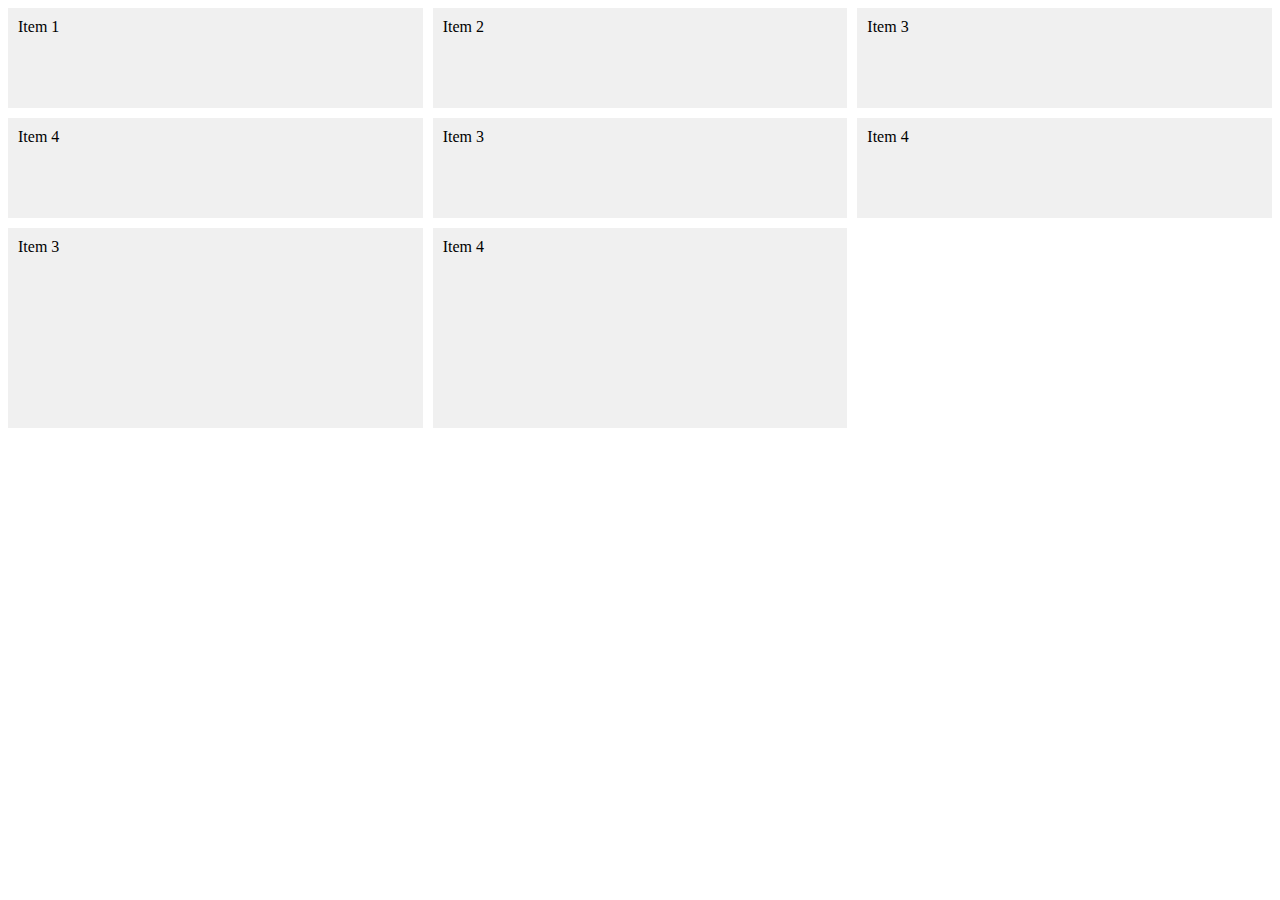
<file: template9/index.html>
<!DOCTYPE html>
<html lang="en">
<head>
    <meta charset="UTF-8">
    <meta name="viewport" content="width=device-width, initial-scale=1.0">
    <title>Document</title>
    <link rel="stylesheet" href="style.css">
</head>
<body>

    <div class="grid-container">
        <div class="grid-item">Item 1</div>
        <div class="grid-item">Item 2</div>
        <div class="grid-item">Item 3</div>
        <div class="grid-item">Item 4</div>
        <div class="grid-item">Item 3</div>
        <div class="grid-item">Item 4</div>
        <div class="grid-item">Item 3</div>
        <div class="grid-item">Item 4</div>
      </div>
</body>
</html>
</file>
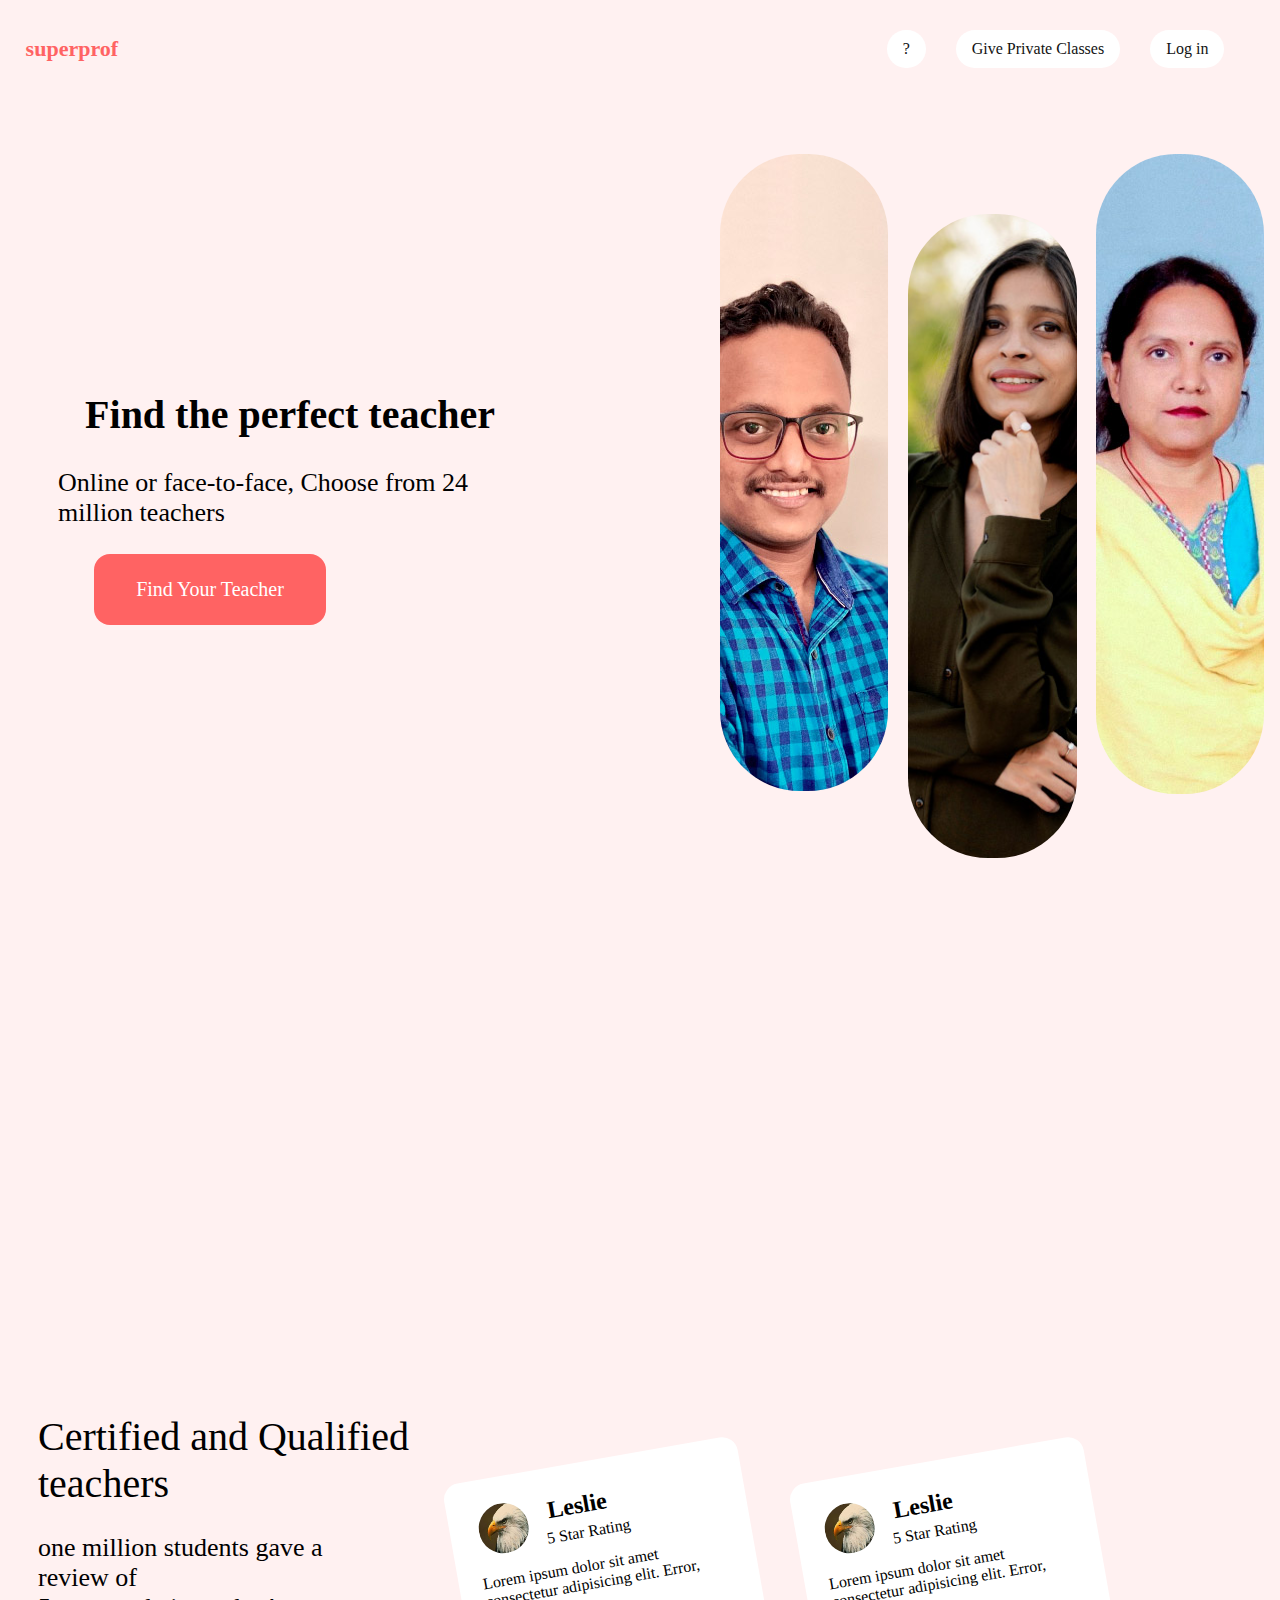
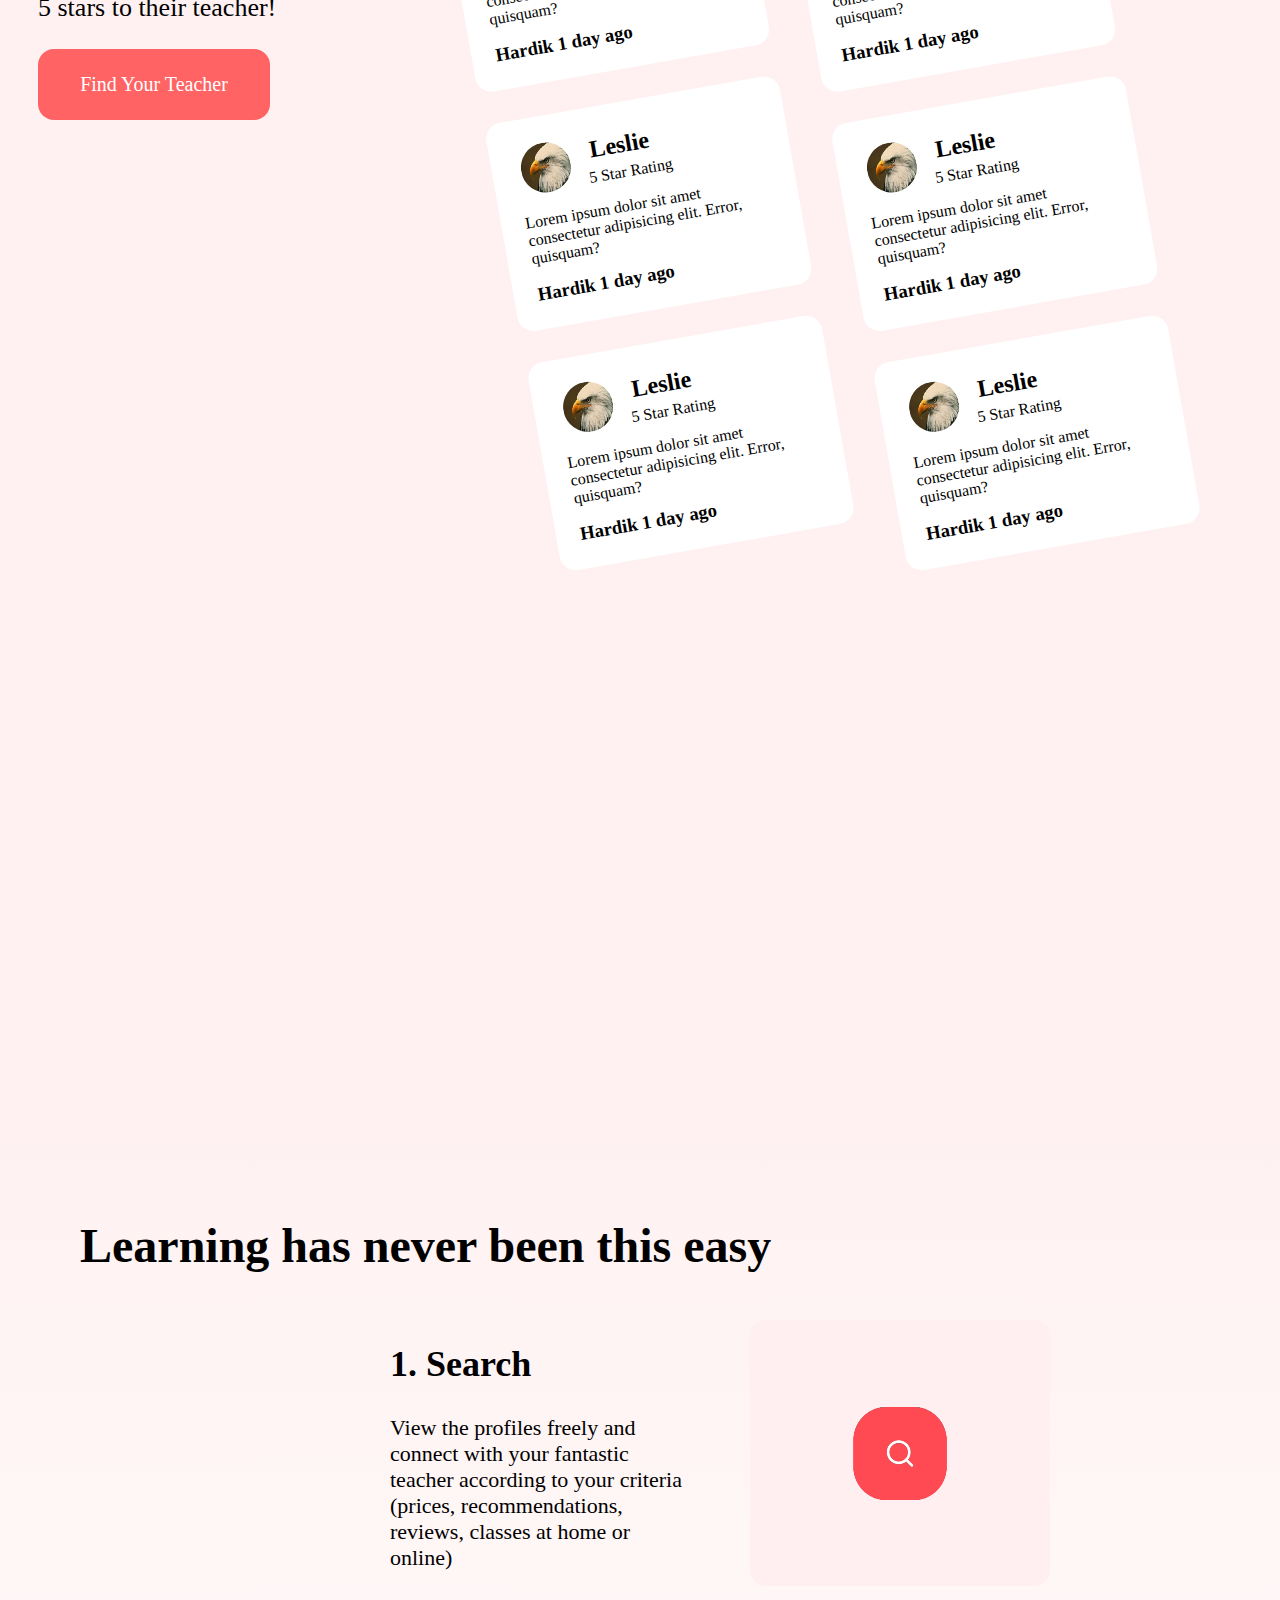
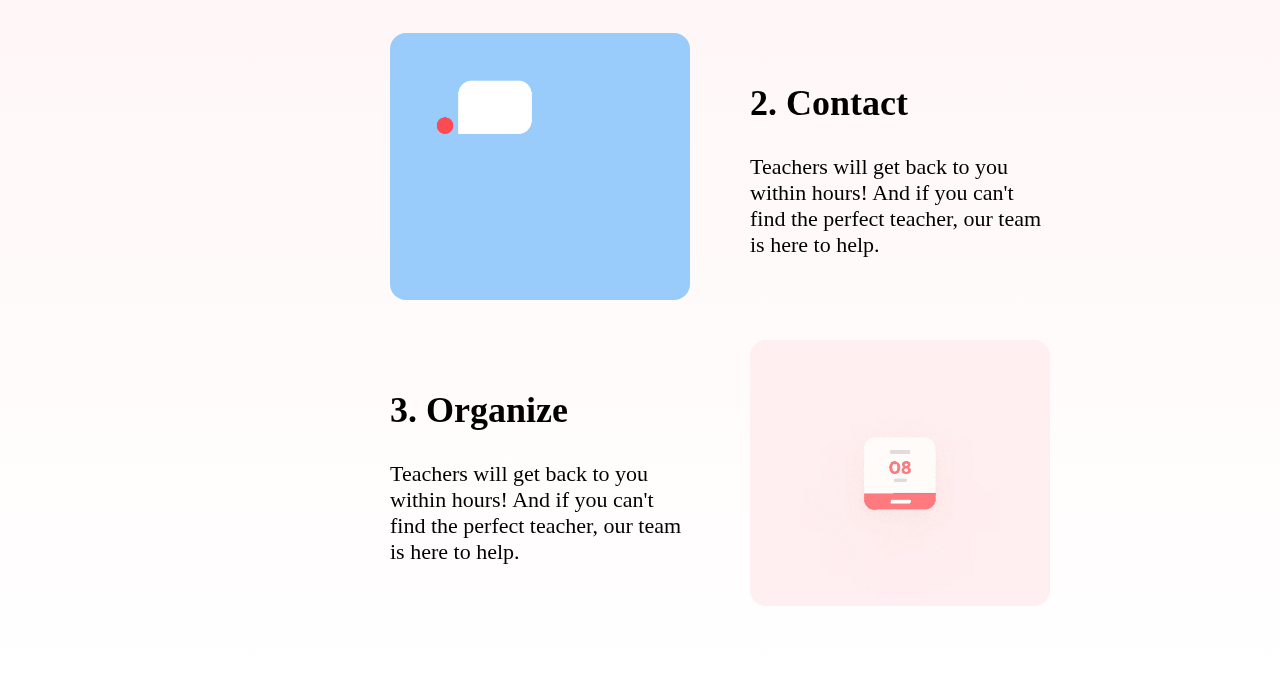
<file: template9/ashil.html>
<!DOCTYPE html>
<html lang="en">
<head>
    <meta charset="UTF-8">
    <meta name="viewport" content="width=device-width, initial-scale=1.0">
    <title>Document</title>
    <link rel="stylesheet" href="superprofclone.css">
</head>
<body>
    <nav>
        <h1>superprof</h1>
        <div>
            <a href="">?</a>
            <a href="">Give Private Classes</a>
            <a href="">Log in</a>
        </div>
    </nav>

   

    <div class="hero">

        <div class="leftsection1">
            <h3 class="h3">Find the 
                perfect teacher</h3>
                <p class="p1"> Online or face-to-face,
                    Choose from 24 million teachers</p>
                    <div class="button">
                        <p>Find Your Teacher</p>
                    </div>
        </div>
        <div class="rightsection1">
            <img src="./prof-maths.jpg" alt="">
            
            <div class="down-img">
                <img src="./prof-yoga.jpg" alt="">
            </div>
            
            
            <img src="./prof-hindi.jpg" alt="">
        </div>

    </div>
    <div class="main">
        <div class="leftsection">
            <h3b class="h3">Certified and Qualified<br>
                teachers</h3>
                <p class="p1"><span> one million students</span> gave a review of<br>
                    <span>5 stars</span> to their teacher!</p>
                    <div class="button">
                        <p>Find Your Teacher</p>
                    </div>
        </div>
        <div class="rightsection">
            <div class="commentsection">
                    <div class="box" id="box1">
                    
                        <div class="heading">
                        <img src="eagle.jpg" alt="">
                        <div>
                            <h2>Leslie</h2>
                            <span>5 Star Rating</span>
            
                        </div>
                        </div>
                        <p>Lorem ipsum dolor sit amet consectetur adipisicing elit. Error, quisquam?</p>
                        <h3>Hardik 1 day ago</h3>
                                    
                    </div>
                  
                        <div class="box " id="box1">
                        
                            <div class="heading">
                            <img src="eagle.jpg" alt="">
                            <div>
                                <h2>Leslie</h2>
                                <span>5 Star Rating</span>
                
                            </div>
                            </div>
                            <p>Lorem ipsum dolor sit amet consectetur adipisicing elit. Error, quisquam?</p>
                            <h3>Hardik 1 day ago</h3>
                                        
                        </div>
    
                    

                    <div class="box " id="box1">
                    
                        <div class="heading">
                        <img src="eagle.jpg" alt="">
                        <div>
                            <h2>Leslie</h2>
                            <span>5 Star Rating</span>
            
                        </div>
                        </div>
                        <p>Lorem ipsum dolor sit amet consectetur adipisicing elit. Error, quisquam?</p>
                        <h3>Hardik 1 day ago</h3>
                                    
                    </div>
            </div>
            <div class="commentsection">
                <div class="box " id="box1">
                    
                    <div class="heading">
                    <img src="eagle.jpg" alt="">
                    <div>
                        <h2>Leslie</h2>
                        <span>5 Star Rating</span>
        
                    </div>
                    </div>
                    <p>Lorem ipsum dolor sit amet consectetur adipisicing elit. Error, quisquam?</p>
                    <h3>Hardik 1 day ago</h3>
                                
                </div>
              
                    <div class="box right" id="box1">
                    
                        <div class="heading">
                        <img src="eagle.jpg" alt="">
                        <div>
                            <h2>Leslie</h2>
                            <span>5 Star Rating</span>
            
                        </div>
                        </div>
                        <p>Lorem ipsum dolor sit amet consectetur adipisicing elit. Error, quisquam?</p>
                        <h3>Hardik 1 day ago</h3>
                                    
                    </div>

            

                <div class="box " id="box1">
                    
                    <div class="heading">
                    <img src="eagle.jpg" alt="">
                    <div>
                        <h2>Leslie</h2>
                        <span>5 Star Rating</span>
        
                    </div>
                    </div>
                    <p>Lorem ipsum dolor sit amet consectetur adipisicing elit. Error, quisquam?</p>
                    <h3>Hardik 1 day ago</h3>
                                
                </div>
            </div>
           
        
        </div>
        
    </div>

    <section id="section-3">
        <h1>Learning has never been this easy</h1>
        <div>
            <div class="item">
                <div>
                    <h2>1. Search</h2>
                    <p>View the profiles freely and connect with your fantastic teacher according to your criteria (prices, recommendations, reviews, classes at home or online)</p>
                </div>
                <video src="./1.mov"></video>
            </div>
            <div class="item reversed">
                <div>
                    <h2>2. Contact</h2>
                    <p>Teachers will get back to you within hours! And if you can't find the perfect teacher, our team is here to help.</p>
                </div>
                <video src="./2.mov"></video>
            </div>
            <div class="item">
                <div>
                    <h2>3. Organize</h2>
                    <p>Teachers will get back to you within hours! And if you can't find the perfect teacher, our team is here to help.</p>
                </div>
                <video src="./3.mov"></video>
            </div>
        </div>
    </section>
    
</body>
</html>
</file>
<file: template9/style.css>
.grid-container {
    display: grid;
    grid-template-rows: 100px 100px 200px;
    grid-template-columns: 1fr 1fr 1fr;
    grid-gap: 10px;
  }
  
  .grid-item {
    background-color: #f0f0f0;
    padding: 10px;
  }
</file>
<file: template9/superprofclone.css>
body {
    background: #fff1f1;
    margin: 0;
  }
  
  nav {
    display: flex;
    align-items: center;
    justify-content: space-between;
    background: #fff1f1;
    width: 96%;
    margin: 0 auto;
  }
  
  nav h1 {
    color: #ff6363;
    font-size: 22px;
  }
  
  nav div {
    display: flex;
    gap: 30px;
    border-radius: 30px;
    text-decoration: none;
    margin: 30px;
  }
  
  nav div a {
    background: white;
    color: #121212;
    font-weight: 510;
    padding: 10px 16px;
    border-radius: 30px;
    text-decoration: none;
  }
  
  .hero {
    display: flex;
    align-items: center;
    justify-content: center;
    margin-top: 56px;
  }
  
  .hero .leftsection1 {

    display: flex;
    width: 100%;
    flex-direction: column;
    align-items: center;
    justify-content: center;
    margin-right: 0;
    text-align: left;
  }
  
 
  
  .hero .rightsection1 {
    width: 100%;
    display: flex;
    padding-left: 120px;
  }
  
  .hero .rightsection1 img {
    margin-left: 20px;
    border-radius: 80px;
    height: 100%;
  }

  .hero .rightsection1 .down-img{
    margin-top: 60px;
  }
  
  
  
  .main {
    display: flex;
    height: 200vh;
    margin-top: 48px;
    overflow: auto;
  }
  
  .box {
    width: 85%;
    border-radius: 16px;
    padding: 20px;
    
    background: white;
  }
  
  .leftsection {
    position: sticky;
    
    width: 35%;
    background: #fff1f1;
    display: flex;
    flex-direction: column;
    align-items: center;
    justify-content: center;
    height: 100vh;
    padding: 10px;
    margin-top: 200px;
    text-align: left;
  }

  .h3{
    font-size: 40px;
    margin: 4px;
  

  }

.p1{
    width: 80%;
    font-size: 26px;
  }

  .leftsection #p1 span{
    color: #ff6363;
  }

.button{
  
    width: 200px;
    background-color: #ff6363;
    color: white;
    border-radius: 16px;
    padding: 4px 16px;
    text-align: center;
    font-size: 20px;
    margin-right: 160px;
  }
  
  .rightsection{
    display: flex;
    align-items: center;
    justify-content: center;
    gap: 16px;


  }

  .rightsection .commentsection{
    display: flex;
    align-items: center;
    justify-content: center;
    flex-direction: column;
    gap: 32px;
    transform: rotate(-10deg)

  }

  .rightsection .commentsection .box{
    width: 250px;
    height: 60%;
    margin-left: 32px;
    
    padding: 24px;
  }
  
  .rightsection .commentsection .box .heading{
    display: flex;
    align-items: center;
    gap: 16px;
    padding:0px 5px;
  }

  .rightsection .commentsection .box img{
    width: 50px;
    height: 50px;
    border-radius: 50%;
  }

  .rightsection .commentsection .box div h2{
    margin: 5px;

  }

  .rightsection .commentsection .box  h3{
    margin: 0;
  }

#section-3{
    width: 100%;
    margin: 0 auto;
    background: linear-gradient(to bottom, #fff1f1, #fff8f8, #ffffff);
    padding: 80px;

}

  .item{
    display: flex;
    align-items: center;
    justify-content: center;
    width: 100%;
    margin-top: 40px;
    gap: 60px;

  }

  .reversed{
    flex-direction: row-reverse;
  }

  .item div{
    width: 300px;
  }

  video{
    width: 300PX;
    border-radius: 16px;

  }


#section-3 h1{
  font-size: 48px;
  margin-bottom: 16px;
  font-weight: 600;
}

.item div h2{
  font-size: 36px ;
}

.item div p{
  font-size: 22px;
}
</file>
